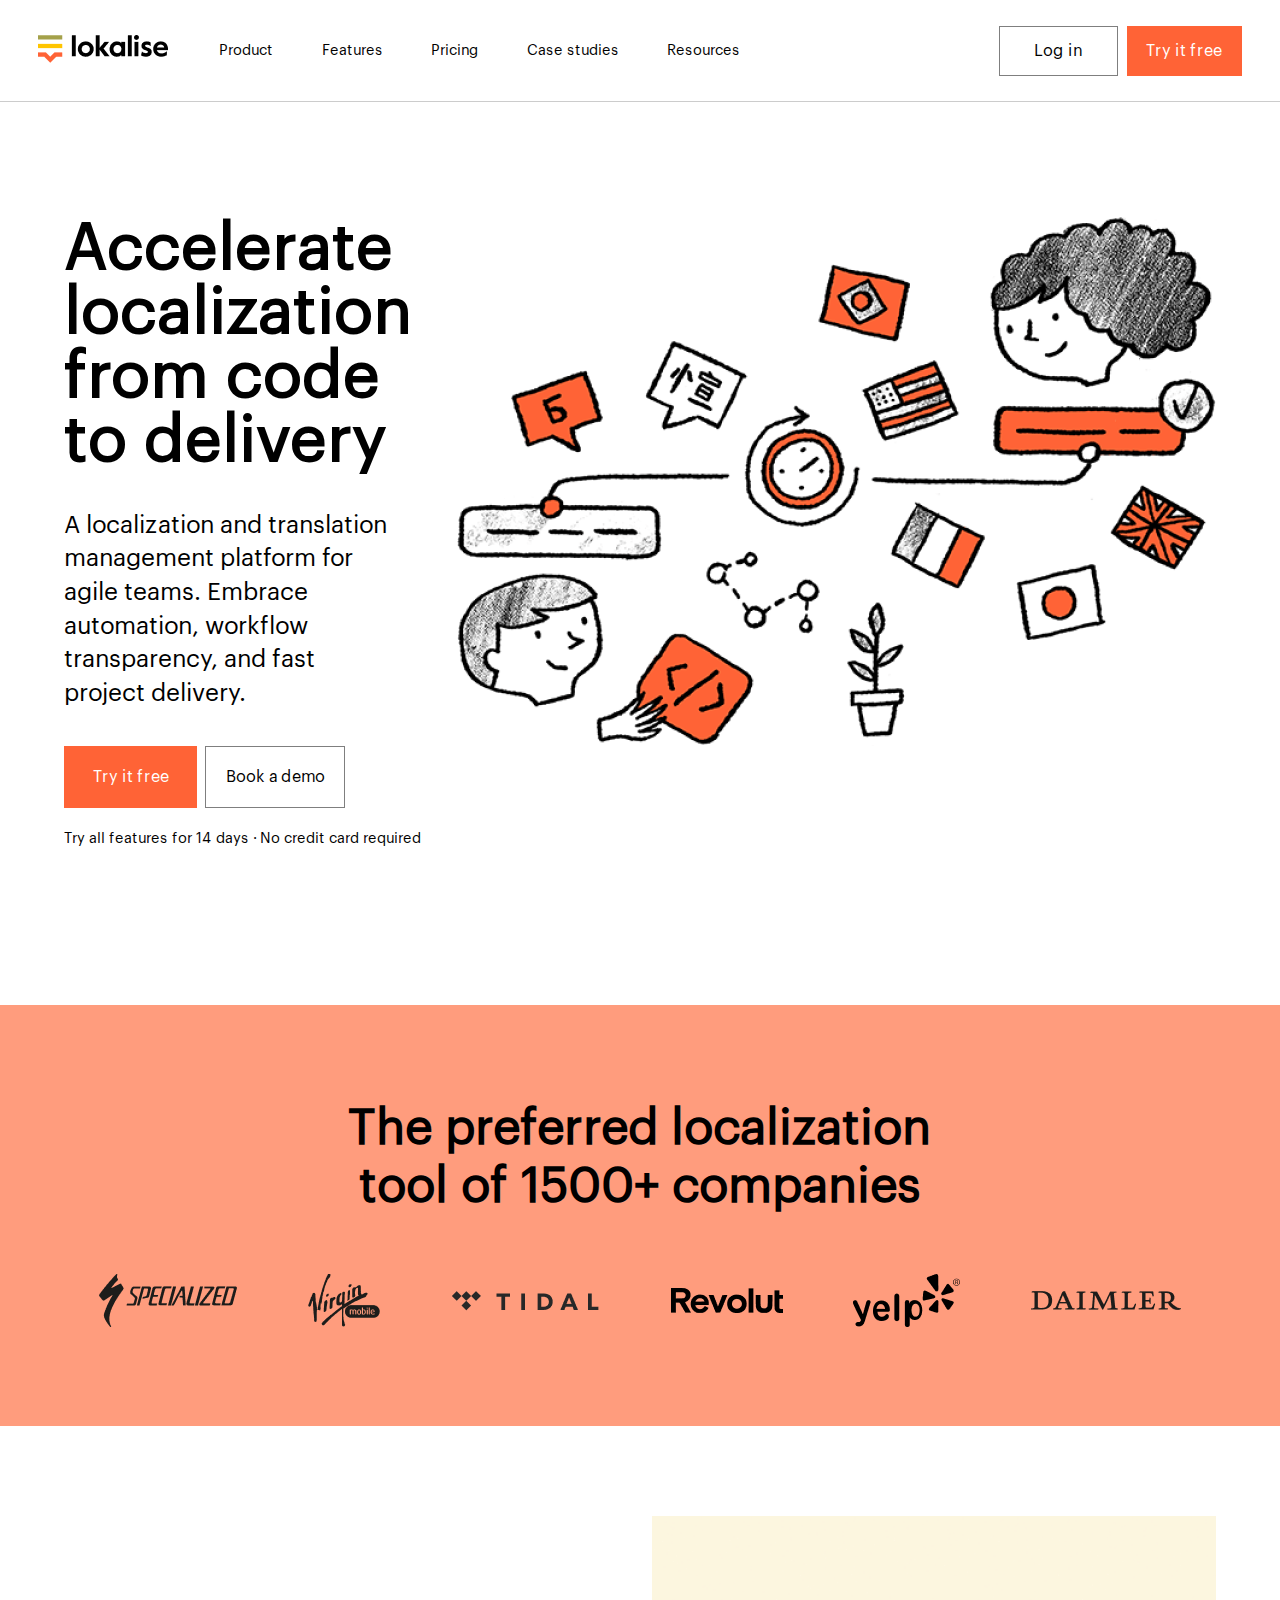
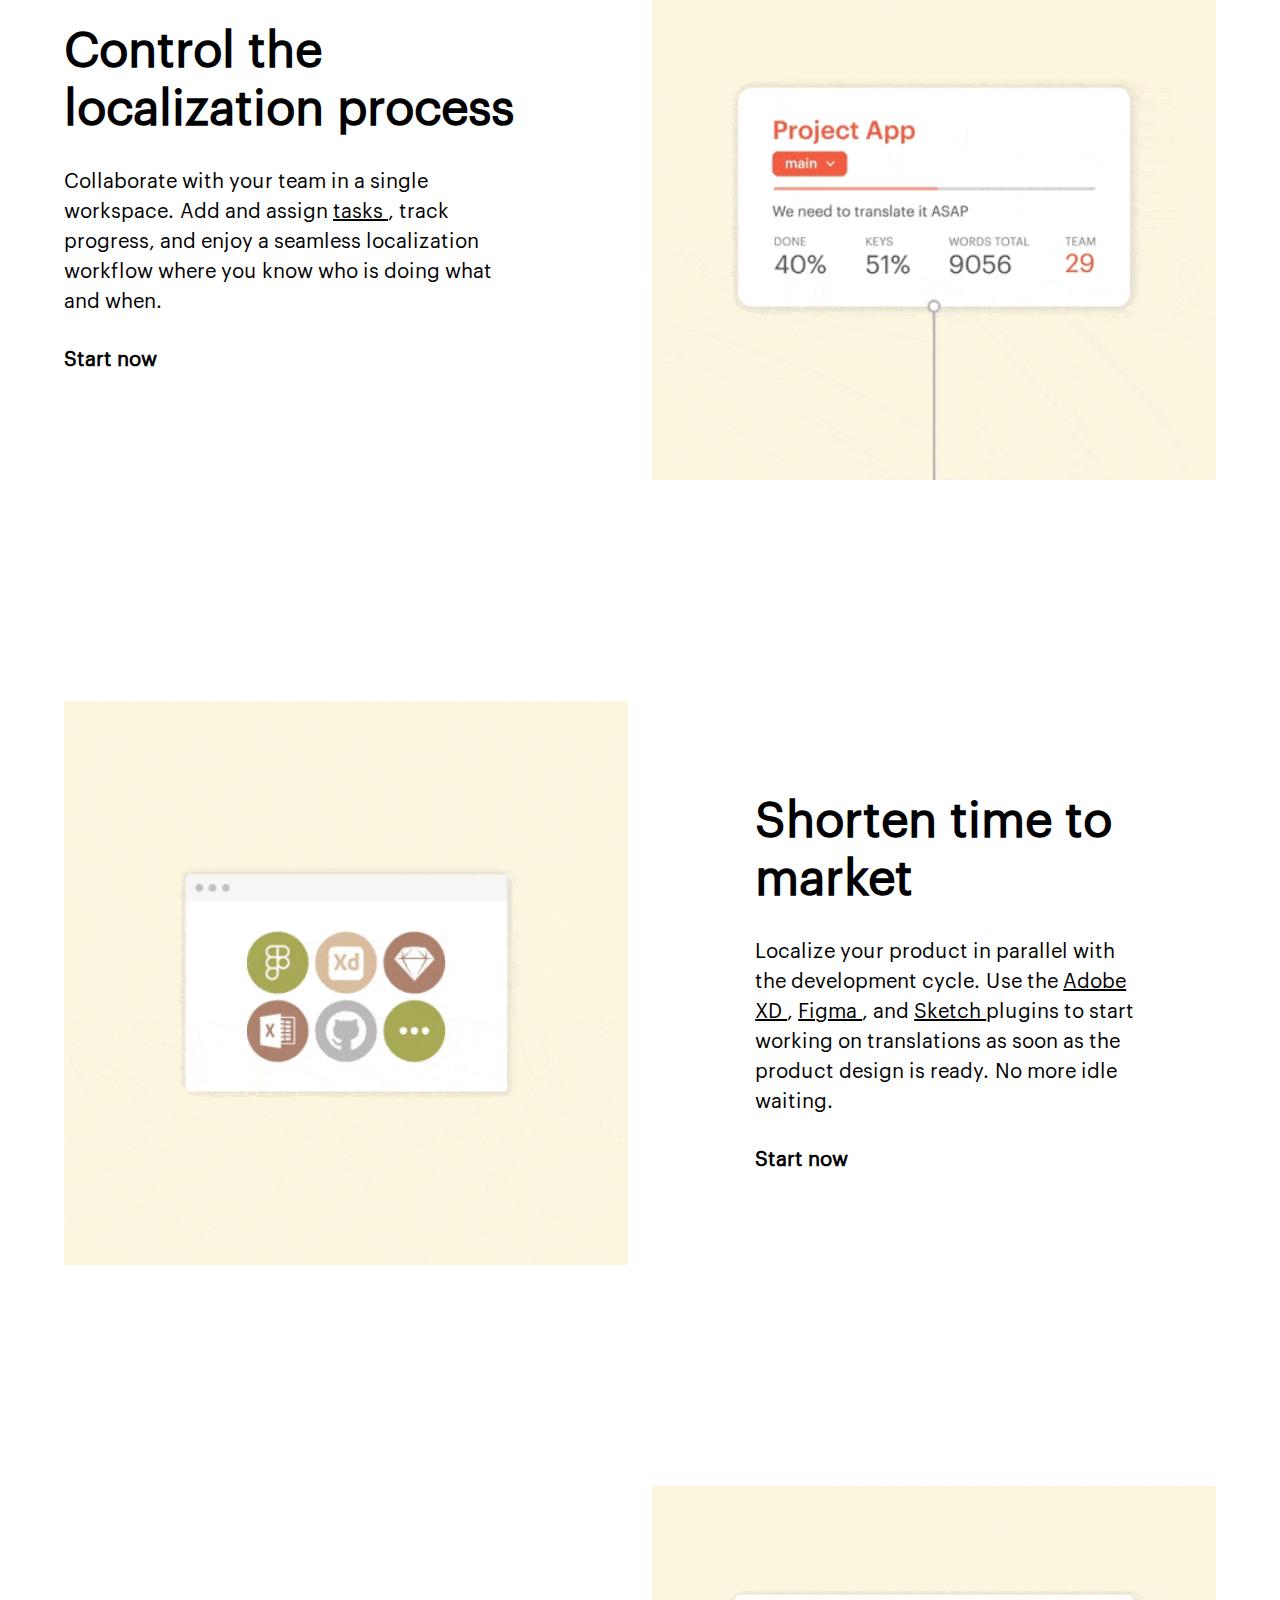
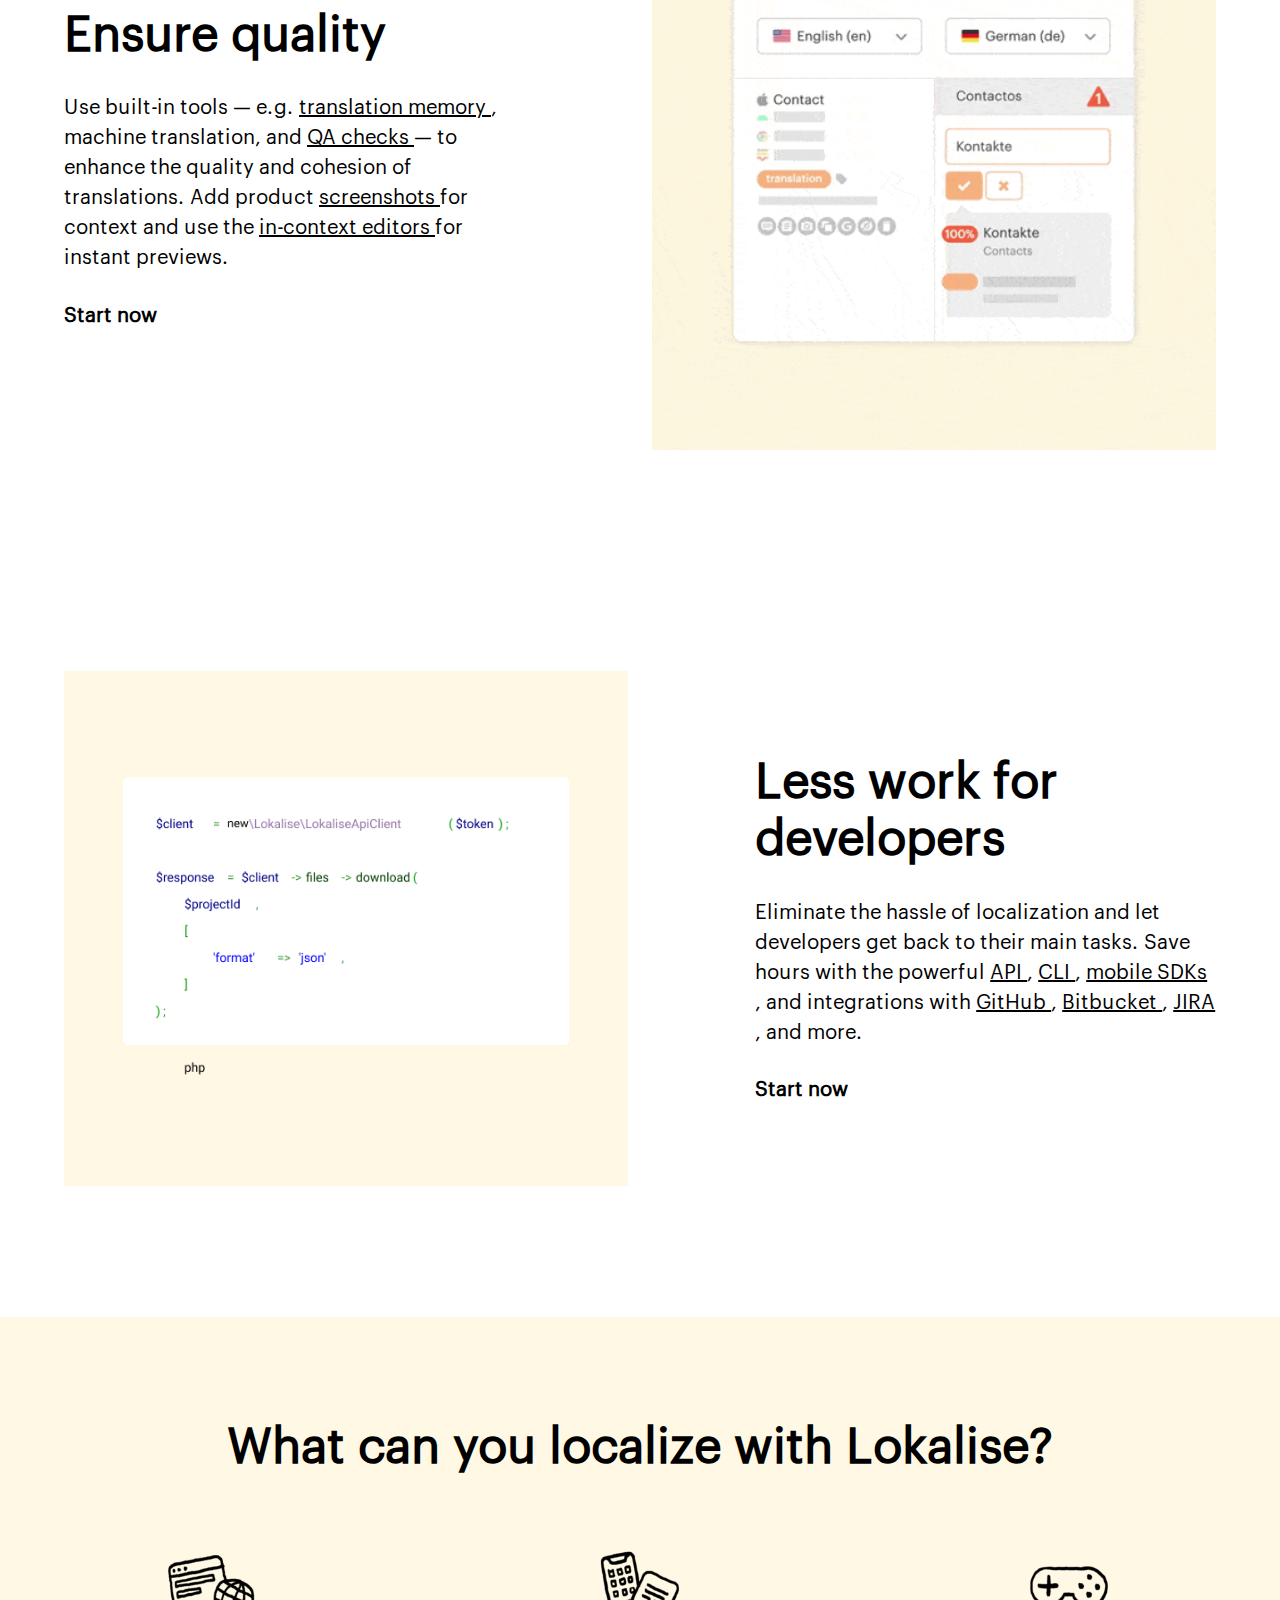
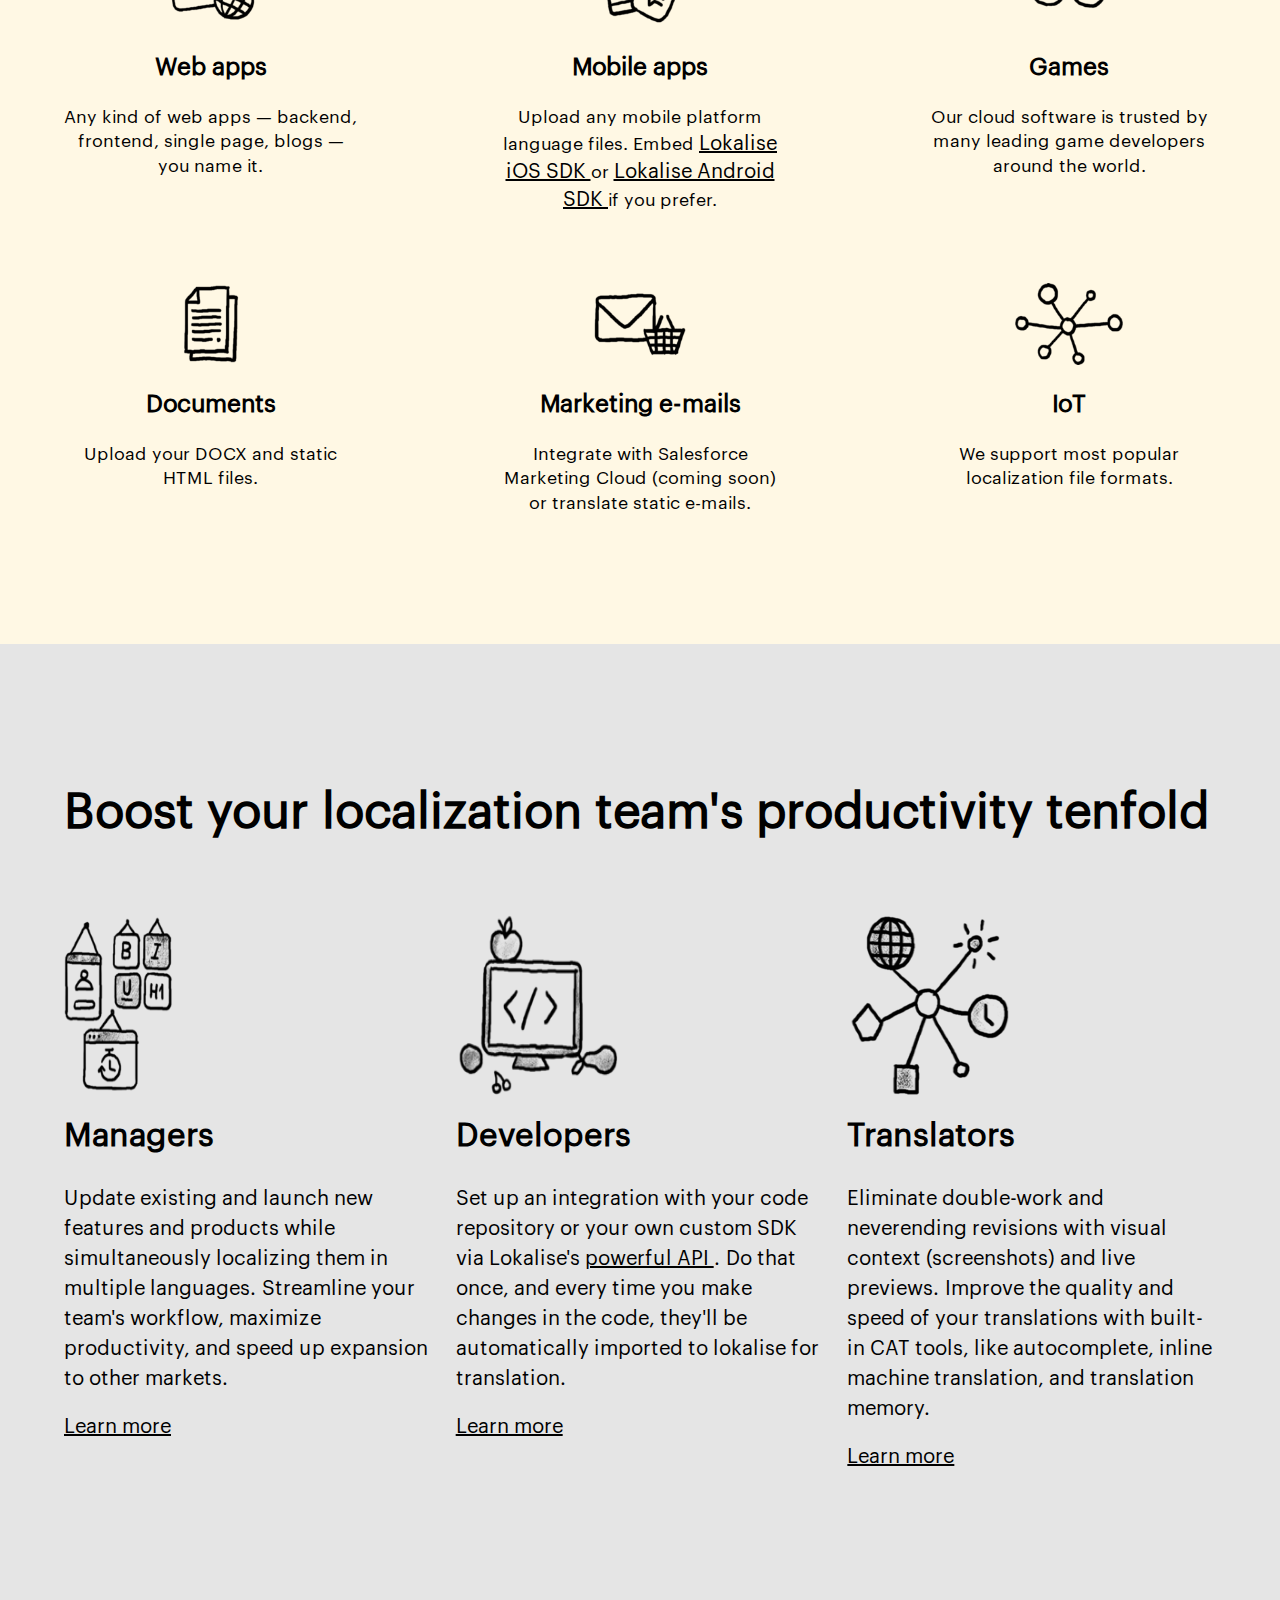
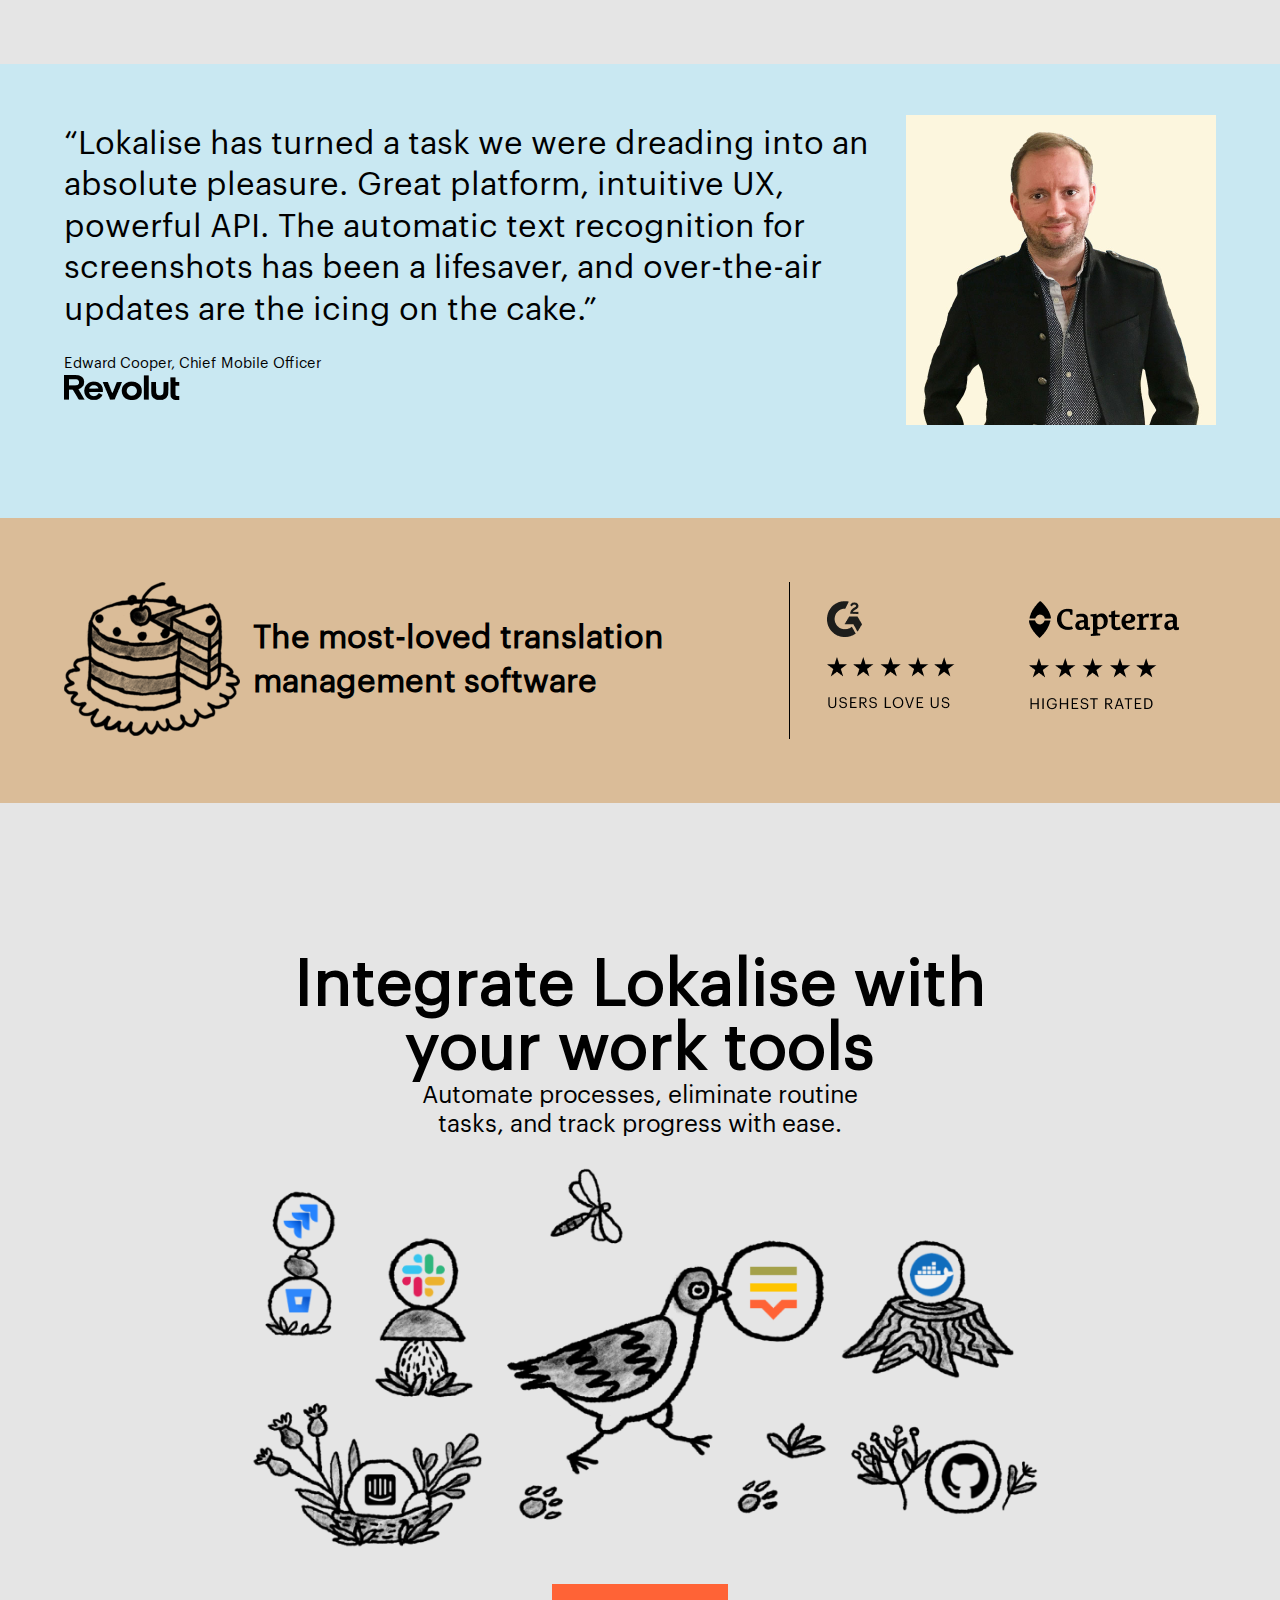
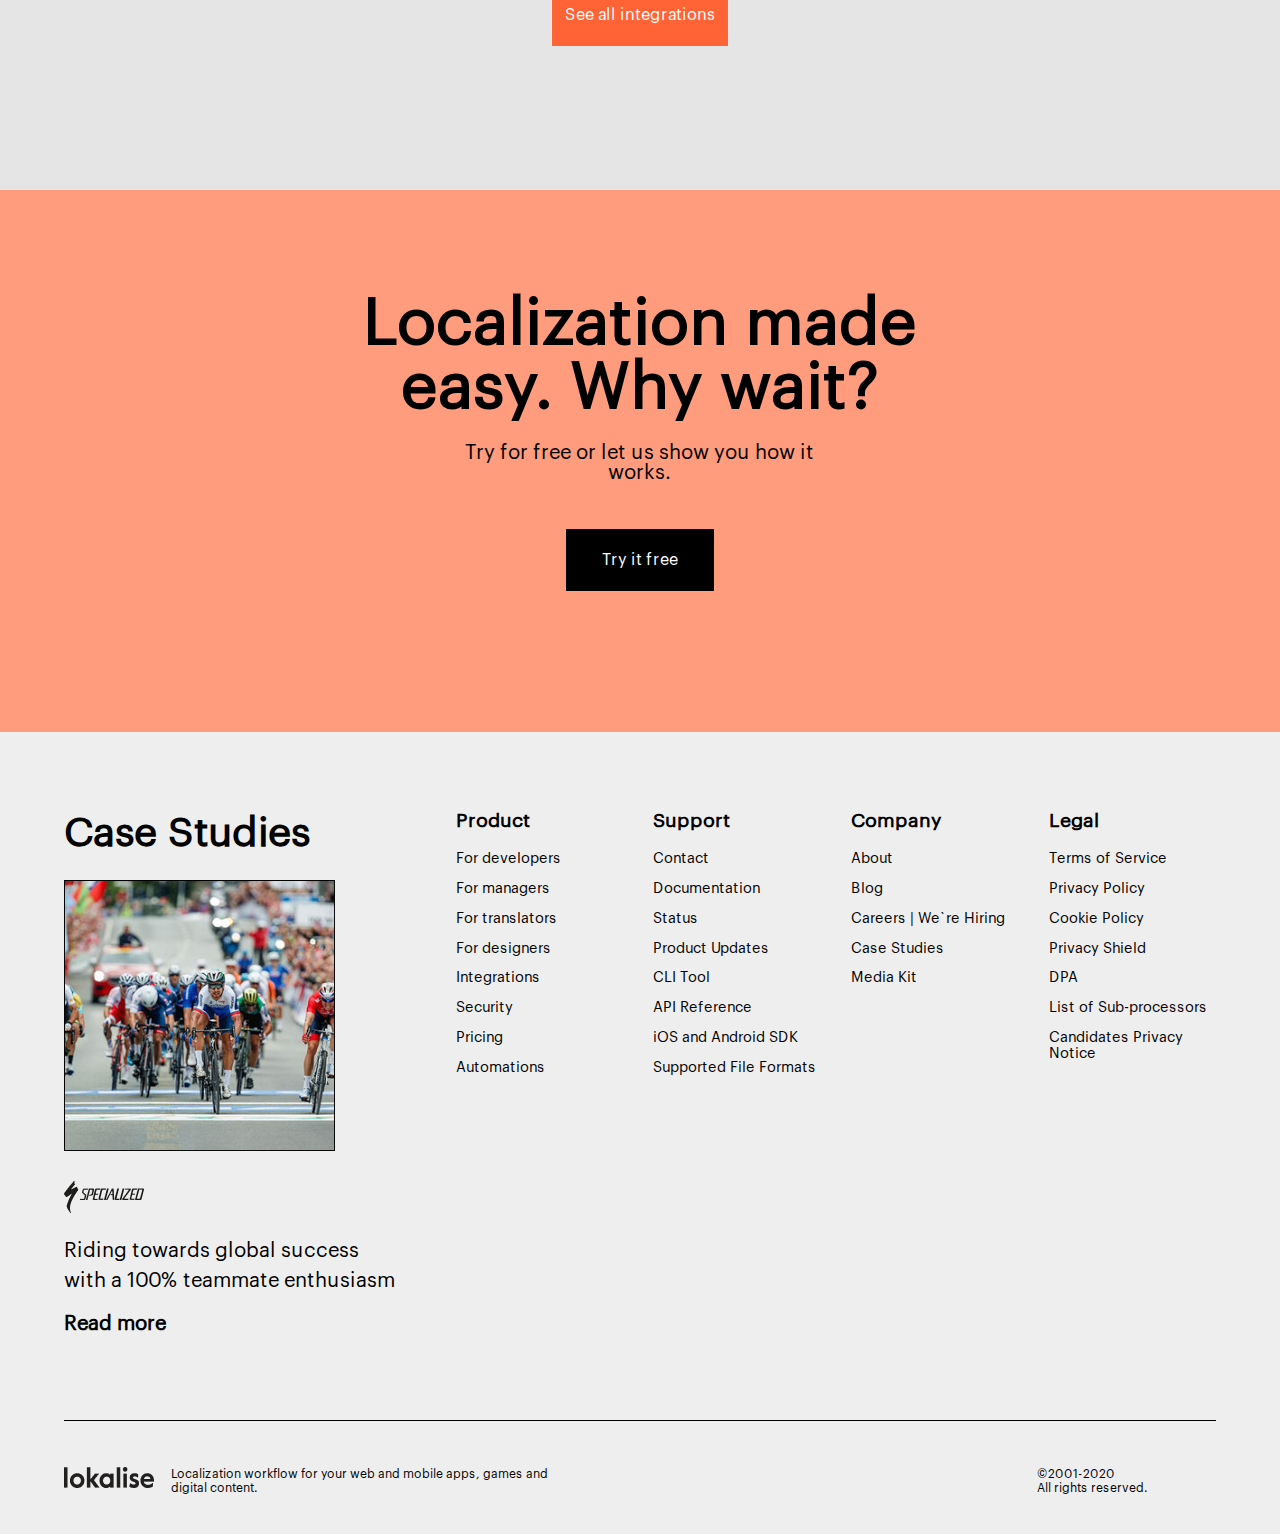
<file: layout/index.html>
<!DOCTYPE html>
<html lang="en">

<head>
    <meta charset="UTF-8">
    <meta http-equiv="X-UA-Compatible" content="IE=edge">
    <meta name="viewport" content="width=device-width, initial-scale=1.0">
    <title>Localise</title>
    <link rel="stylesheet" href="styles/reset.css">
    <link rel="stylesheet" href="styles/style.css">
</head>

<body>
    <header class="header">
        <logo>
            <div>
                <a href="#">
                    <img src="images/Group-logo.png" alt="logo__img">
                </a>
            </div>
        </logo>
        <div class="wrapper">
            <div class="menu-wrap">
                <ul class="menu">
                    <li class="menu__item">
                        <a href="#" class="menu__link">
                            Product
                        </a>
                    </li>
                    <li class="menu__item">
                        <a href="#" class="menu__link">
                            Features
                        </a>
                    </li>
                    <li class="menu__item">
                        <a href="#" class="menu__link">
                            Pricing
                        </a>
                    </li>
                    <li class="menu__item">
                        <a href="#" class="menu__link">
                            Case studies
                        </a>
                    </li>
                    <li class="menu__item">
                        <a href="#" class="menu__link">
                            Resources
                        </a>
                    </li>
                </ul>
            </div>
            <div class="button button-wrap">
                <a href="#" class="button__link transperent">
                    Log in
                </a>
                <a href="#" class="button__link button-button">
                    Try it free
                </a>
            </div>
        </div>
    </header>
    <div class="box">
        <div class="container">
            <div class="box__item">
                <div class="box__article">
                    <h2 class="box__title">
                        Accelerate localization from code to delivery
                    </h2>
                    <p class="box__text">
                        A localization and translation management platform for agile teams. Embrace automation, workflow
                        transparency, and fast project delivery.
                    </p>
                    <div class="box__button-wrap">
                        <a href="#" class="box__button button-button">
                            Try it free
                        </a>
                        <a href="#" class="box__button transperent">
                            Book a demo
                        </a>
                    </div>
                    <div class="box__manual">
                        Try all features for 14 days · No credit card required
                    </div>
                </div>
                <div>
                    <img src="images/header-image.png" alt="header-image" class="header__image">
                </div>
            </div>
        </div>
    </div>
    <div class="company">
        <div class="container">
            <div>
                <h2 class="company__title">
                    The preferred localization tool of 1500+ companies
                </h2>
                <div class="company__image">
                    <div>
                        <img src="images/specialized.png" alt="specialized">
                    </div>
                    <div>
                        <img src="images/virgin.png" alt="virgin">
                    </div>
                    <div>
                        <img src="images/tidal.png" alt="tidal">
                    </div>
                    <div>
                        <img src="images/revolut.png" alt="revolut">
                    </div>
                    <div>
                        <img src="images/yelp.png" alt="yelp">
                    </div>
                    <div>
                        <img src="images/daimler.png" alt="daimler">
                    </div>
                </div>
            </div>
        </div>
    </div>
    <div class="holder">
        <div class="container">
            <article class="holder__article">
                <div class="holder__description">
                    <h3 class="holder__title">
                        Control the localization process
                    </h3>
                    <p class="holder__text">
                        Collaborate with your team in a single workspace. Add and assign
                        <a href="#" class="holder__hypertext">
                            tasks
                        </a>
                        , track progress, and enjoy a seamless localization
                        workflow where you know who is doing what and when.
                    </p>
                    <a href="#" class="holder__link">
                        Start now
                    </a>
                </div>
                <div class="holder__image">
                    <img src="images/project_app.png" alt="projectApp" class="holder__img">
                </div>
            </article>
        </div>
        <div class="container">
            <article class="holder__article">
                <div class="holder__description">
                    <h3 class="holder__title">
                        Shorten time to market
                    </h3>
                    <p class="holder__text">
                        Localize your product in parallel with the development cycle. Use the
                        <a href="#" class="holder__hypertext">
                            Adobe XD
                        </a>
                        ,
                        <a href="#" class="holder__hypertext">
                            Figma
                        </a>
                        , and
                        <a href="#" class="holder__hypertext">
                            Sketch
                        </a>
                        plugins to start working on translations as soon as the product design is ready. No more idle
                        waiting.
                    </p>
                    <a href="#" class="holder__link">
                        Start now
                    </a>
                </div>
                <div class="holder__image">
                    <img src="images/icons.png" alt="icons" class="holder__img">
                </div>
            </article>
        </div>
        <div class="container">
            <article class="holder__article">
                <div class="holder__description">
                    <h3 class="holder__title">
                        Ensure quality
                    </h3>
                    <p class="holder__text">
                        Use built-in tools — e.g.
                        <a href="#" class="holder__hypertext">
                            translation memory
                        </a>
                        , machine translation, and
                        <a href="#" class="holder__hypertext">
                            QA checks
                        </a>
                        — to enhance the quality and cohesion of translations. Add product
                        <a href="#" class="holder__hypertext">
                            screenshots
                        </a>
                        for context and use the
                        <a href="#" class="holder__hypertext">
                            in-context editors
                        </a>
                        for instant previews.
                    </p>
                    <a href="#" class="holder__link">
                        Start now
                    </a>
                </div>
                <div class="holder__image">
                    <img src="images/form.png" alt="form" class="holder__img">
                </div>
            </article>
        </div>
        <div class="container">
            <article class="holder__article">
                <div class="holder__description">
                    <h3 class="holder__title">
                        Less work for developers
                    </h3>
                    <p class="holder__text">
                        Eliminate the hassle of localization and let developers get back to their main tasks. Save hours
                        with the powerful
                        <a href="#" class="holder__hypertext">
                            API
                        </a>
                        ,
                        <a href="#" class="holder__hypertext">
                            CLI
                        </a>
                        ,
                        <a href="#" class="holder__hypertext">
                            mobile SDKs
                        </a>
                        , and integrations with
                        <a href="#" class="holder__hypertext">
                            GitHub
                        </a>
                        ,
                        <a href="#" class="holder__hypertext">
                            Bitbucket
                        </a>
                        ,
                        <a href="#" class="holder__hypertext">
                            JIRA
                        </a>
                        , and more.
                    </p>
                    <a href="#" class="holder__link">
                        Start now
                    </a>
                </div>
                <div class="holder__image">
                    <img src="images/lessworkImg.png" alt="lessworkImg" class="holder__img">
                </div>

            </article>
        </div>
    </div>
    <div class="options">
        <div class="container">
            <h2 class="options__title">
                What can you localize with Lokalise?
            </h2>
            <div class="options__items">
                <div class="option__item">
                    <div class="option__image">
                        <img src="images/web-apps.png" alt="webAppsimg" class="option__img">
                    </div>
                    <div class="option__description">
                        <h4 class="options__titles">
                            Web apps
                        </h4>
                        <p class="option__text">
                            Any kind of web apps — backend, frontend, single page, blogs — you name it.
                        </p>
                    </div>
                </div>
                <div class="option__item">
                    <div class="option__image">
                        <img src="images/mobileapps.png" alt="mobileAppsimg" class="option__img">
                    </div>
                    <div class="option__description">
                        <h4 class="options__titles">
                            Mobile apps
                        </h4>
                        <p class="option__text">
                            Upload any mobile platform language files. Embed
                            <a href="#" class="options__hypertext">
                                Lokalise iOS SDK
                            </a>
                            or
                            <a href="#" class="options__hypertext">
                                Lokalise Android SDK
                            </a>
                            if you prefer.
                        </p>
                    </div>
                </div>
                <div class="option__item">
                    <div class="option__image">
                        <img src="images/games.png" alt="gamesImg" class="option__img">
                    </div>
                    <div class="option__description">
                        <h4 class="options__titles">
                            Games
                        </h4>
                        <p class="option__text">
                            Our cloud software is trusted by many leading game developers around the world.
                        </p>
                    </div>
                </div>
                <div class="option__item">
                    <div class="option__image">
                        <img src="images/documents.png" alt="documents" class="option__img">
                    </div>
                    <div class="option__description">
                        <h4 class="options__titles">
                            Documents
                        </h4>
                        <p class="option__text">
                            Upload your DOCX and static HTML files.
                        </p>
                    </div>
                </div>
                <div class="option__item">
                    <div class="option__image">
                        <img src="images/marketing-email.png" alt="marketing-email" class="option__img">
                    </div>
                    <div class="option__description">
                        <h4 class="options__titles">
                            Marketing e-mails
                        </h4>
                        <p class="option__text">
                            Integrate with Salesforce Marketing Cloud (coming soon) or translate static e-mails.
                        </p>
                    </div>
                </div>
                <div class="option__item">
                    <div class="option__image">
                        <img src="images/iot.png" alt="Iot" class="option__img">
                    </div>
                    <div class="option__description">
                        <h4 class="options__titles">
                            IoT
                        </h4>
                        <p class="option__text">
                            We support most popular localization file formats.
                        </p>
                    </div>
                </div>
            </div>
        </div>
    </div>
    <div class="section">
        <div class="container">
            <h2 class="section__title">
                Boost your localization team's productivity tenfold
            </h2>
            <div class="section__items">
                <div class="section__item">
                    <div class="section__image">
                        <img src="images/manegers.png" alt="managers" class="section__img">
                    </div>
                    <div>
                        <h4 class="section__titles">
                            Managers
                        </h4>
                        <p class="section__text">
                            Update existing and launch new features and products while simultaneously localizing them in
                            multiple languages. Streamline your team's workflow, maximize productivity, and speed up
                            expansion to other markets.
                        </p>
                        <a href="#" class="section__link">
                            Learn more
                        </a>
                    </div>
                </div>
                <div class="section__item">
                    <div class="section__image">
                        <img src="images/developers.png" alt="developers" class="section__img">
                    </div>
                    <div>
                        <h4 class="section__titles">
                            Developers
                        </h4>
                        <p class="section__text">
                            Set up an integration with your code repository or your own custom SDK via Lokalise's
                            <a href="#" class="section__hypertext">
                                powerful API
                            </a>
                            . Do that once, and every time you make changes in the code, they'll be automatically
                            imported to lokalise for translation.
                        </p>
                        <a href="#" class="section__link">
                            Learn more
                        </a>
                    </div>
                </div>
                <div class="section__item">
                    <div class="section__image">
                        <img src="images/translatos.png" alt="translators" class="section__img">
                    </div>
                    <div class="section__description">
                        <h4 class="section__titles">
                            Translators
                        </h4>
                        <p class="section__text">
                            Eliminate double-work and neverending revisions with visual context (screenshots) and live
                            previews. Improve the quality and speed of your translations with built-in CAT tools, like
                            autocomplete, inline machine translation, and translation memory.
                        </p>
                        <a href="#" class="section__link">
                            Learn more
                        </a>
                    </div>
                </div>
            </div>
        </div>
    </div>
    <div class="desc">
        <div class="container">
            <div class="wrap">
                <div class="desc__wrap">
                    <p class="desc__text">
                        “Lokalise has turned a task we were dreading into an absolute pleasure. Great platform,
                        intuitive UX, powerful API. The automatic text recognition for screenshots has been a lifesaver,
                        and over-the-air updates are the icing on the cake.”
                    </p>
                    <p class="desc__author">
                        Edward Cooper, Chief Mobile Officer
                    </p>
                    <div>
                        <img src="images/logoRevolut.png" alt="logoRevolut">
                    </div>
                </div>
                <div>
                    <img src="images/photo.png" alt="photo" class="desc__photo">
                </div>
            </div>
        </div>
    </div>
    <div class="row">
        <div class="container">
            <div class="row__items">
                <div class="row__logo">
                    <div>
                        <img src="images/cake.png" alt="cakePicture" class="rewards__picture">
                    </div>
                    <h3 class="row__title">
                        The most-loved translation management software
                    </h3>
                </div>
                <div class="row__item">
                    <div>
                        <img src="images/usersloveus.png" alt="usersloveus" class="row__img">
                    </div>
                    <div>
                        <img src="images/capterra.png" alt="capterra" class="row__img">
                    </div>
                </div>
            </div>
        </div>
    </div>
    <div class="aside">
        <div class="container">
            <div class="aside__wrap">
                <h2 class="aside__title">
                    Integrate Lokalise with your work tools
                </h2>
                <p class="aside__text">
                    Automate processes, eliminate routine tasks, and track progress with ease.
                </p>
                <div class="aside__image">
                    <img src="images/bird.png" alt="bird" class="aside__img">
                </div>
                <div class="aside__button-wrap">
                    <a href="#" class="aside__button button-button">
                        See all integrations
                    </a>
                </div>
            </div>
        </div>
    </div>
    <div class="more">
        <div class="container">
            <div class="more__wrap">
                <h2 class="more__title">
                    Localization made easy. Why wait?
                </h2>
                <p class="more__text">
                    Try for free or let us show you how it works.
                </p>
                <div class="more__button-wrap">
                    <a href="#" class="more__button button-button">
                        Try it free
                    </a>
                </div>
            </div>
        </div>
    </div>
    <footer class="footer">
        <div class="container">
            <div class="footer__wrap">
                <div class="footer__item">
                    <h3 class="footer__title">
                        Case Studies
                    </h3>
                    <div class="footer__image">
                        <img src="images/photo-biсycle.png" alt="photo-biсycle" class="footer__img">
                    </div>
                    <div class="footer__logo">
                        <img src="images/logoSpecialized.png" alt="logoSpecialized" class="footer__logo">
                    </div>
                    <p class="footer__text">
                        Riding towards global success with a 100% teammate enthusiasm
                    </p>
                    <a href="#" class="footer__link">
                        Read more
                    </a>
                </div>
                <div class="nav">
                    <div class="nav__wrap">
                        <p class="nav__title">
                            Product
                        </p>
                        <ul class="nav__menu">
                            <li class="nav__item">
                                <a href="#" class="nav__link">
                                    For developers
                                </a>
                            </li>
                            <li class="nav__item">
                                <a href="#" class="nav__link">
                                    For managers
                                </a>
                            </li>
                            <li class="nav__item">
                                <a href="#" class="nav__link">
                                    For translators
                                </a>
                            </li>
                            <li class="nav__item">
                                <a href="#" class="nav__link">
                                    For designers
                                </a>
                            </li>
                            <li class="nav__item">
                                <a href="#" class="nav__link">
                                    Integrations
                                </a>
                            </li>
                            <li class="nav__item">
                                <a href="#" class="nav__link">
                                    Security
                                </a>
                            </li>
                            <li class="nav__item">
                                <a href="#" class="nav__link">
                                    Pricing
                                </a>
                            </li>
                            <li class="nav__item">
                                <a href="#" class="nav__link">
                                    Automations
                                </a>
                            </li>
                        </ul>
                    </div>
                    <div class="nav__wrap">
                        <p class="nav__title">
                            Support
                        </p>
                        <ul class="nav__menu">
                            <li class="nav__item">
                                <a href="#" class="nav__link">
                                    Contact
                                </a>
                            </li>
                            <li class="nav__item">
                                <a href="#" class="nav__link">
                                    Documentation
                                </a>
                            </li>
                            <li class="nav__item">
                                <a href="#" class="nav__link">
                                    Status
                                </a>
                            </li>
                            <li class="nav__item">
                                <a href="#" class="nav__link">
                                    Product Updates
                                </a>
                            </li>
                            <li class="nav__item">
                                <a href="#" class="nav__link">
                                    CLI Tool
                                </a>
                            </li>
                            <li class="nav__item">
                                <a href="#" class="nav__link">
                                    API Reference
                                </a>
                            </li>
                            <li class="nav__item">
                                <a href="#" class="nav__link">
                                    iOS and Android SDK
                                </a>
                            </li>
                            <li class="nav__item">
                                <a href="#" class="nav__link">
                                    Supported File Formats
                                </a>
                            </li>
                        </ul>
                    </div>
                    <div class="nav__wrap">
                        <p class="nav__title">
                            Company
                        </p>
                        <ul class="nav__menu">
                            <li class="nav__item">
                                <a href="#" class="nav__link">
                                    About
                                </a>
                            </li>
                            <li class="nav__item">
                                <a href="#" class="nav__link">
                                    Blog
                                </a>
                            </li>
                            <li class="nav__item">
                                <a href="#" class="nav__link">
                                    Careers | We`re Hiring
                                </a>
                            </li>
                            <li class="nav__item">
                                <a href="#" class="nav__link">
                                    Case Studies
                                </a>
                            </li>
                            <li class="nav__item">
                                <a href="#" class="nav__link">
                                    Media Kit
                                </a>
                            </li>
                        </ul>
                    </div>
                    <div class="nav__wrap">
                        <p class="nav__title">
                            Legal
                        </p>
                        <ul class="nav__menu">
                            <li class="nav__item">
                                <a href="#" class="nav__link">
                                    Terms of Service
                                </a>
                            </li>
                            <li class="nav__item">
                                <a href="#" class="nav__link">
                                    Privacy Policy
                                </a>
                            </li>
                            <li class="nav__item">
                                <a href="#" class="nav__link">
                                    Cookie Policy
                                </a>
                            </li>
                            <li class="nav__item">
                                <a href="#" class="nav__link">
                                    Privacy Shield
                                </a>
                            </li>
                            <li class="nav__item">
                                <a href="#" class="nav__link">
                                    DPA
                                </a>
                            </li>
                            <li class="nav__item">
                                <a href="#" class="nav__link">
                                    List of Sub-processors
                                </a>
                            </li>
                            <li class="nav__item">
                                <a href="#" class="nav__link">
                                    Candidates Privacy Notice
                                </a>
                            </li>
                        </ul>
                    </div>
                </div>
            </div>
            <div class="footer-aside">
                <div>
                    <div class="footer-aside__logo">
                        <div class="footer-aside__image">
                            <img src="images/localise.png" alt="localise" class="footer-aside__img">
                        </div>
                        <p class="footer-aside__text">
                            Localization workflow for your web and mobile apps, games and digital content.
                        </p>
                    </div>
                </div>
                <div class="footer-aside__wrap">
                    <p class="footer-aside__copyright">
                        &copy2001-2020
                    </p>
                    <p class="footer-aside__copyright">
                        All rights reserved.
                    </p>
                </div>
            </div>
        </div>
    </footer>
</body>

</html>
</file>
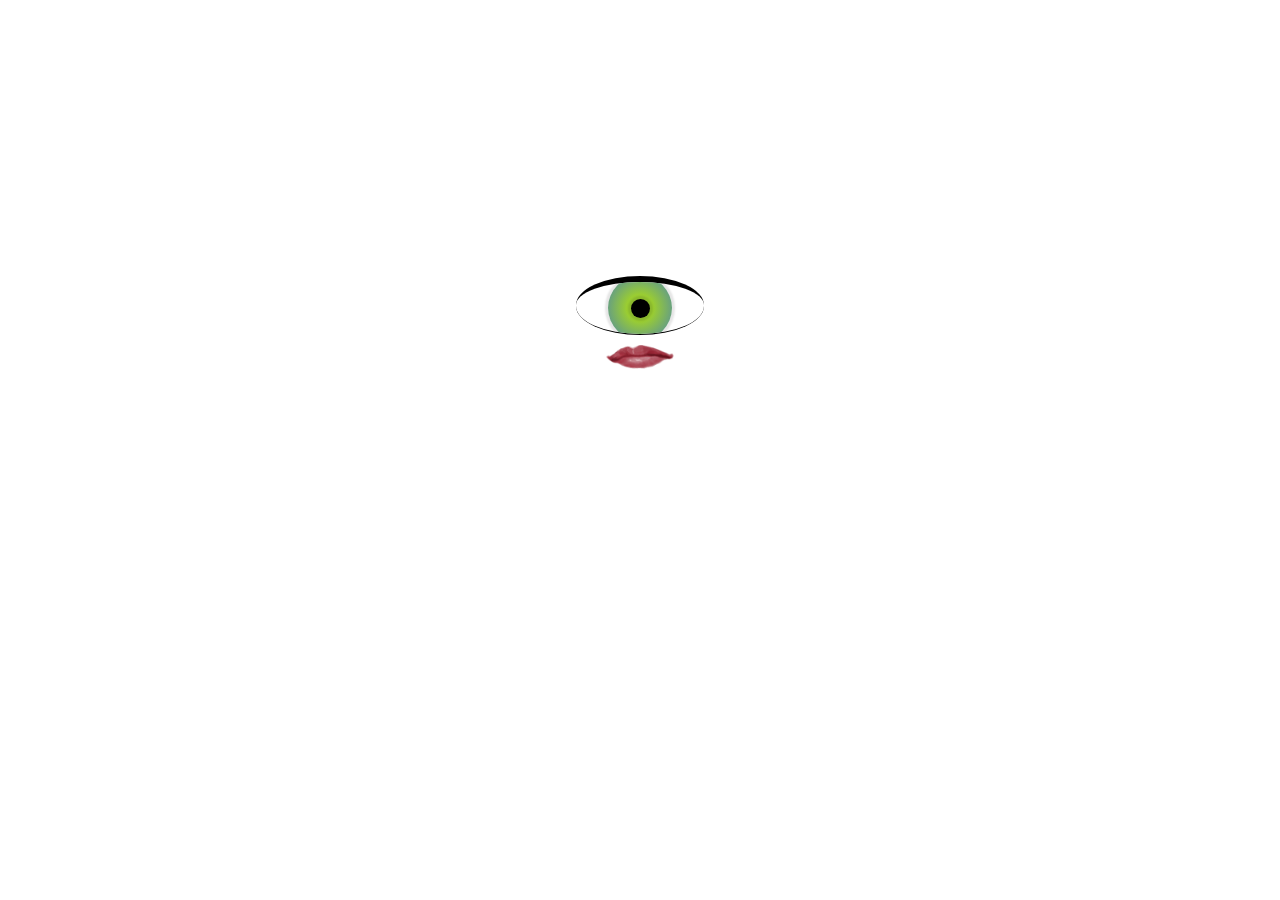
<file: Sun/index.html>
<!DOCTYPE html>
<html lang="en">

<head>
    <meta charset="UTF-8">
    <meta http-equiv="X-UA-Compatible" content="IE=edge">
    <meta name="viewport" content="width=device-width, initial-scale=1.0">
    <title>Sun</title>
    <link rel="stylesheet" href="styles/reset.css">
    <link rel="stylesheet" href="styles/style.css">
</head>

<body>
    <div class="container">
        <div class="eye-wrapper">
            <div class="eye">
                <div class="eyeball-wrapper">
                    <div class="eyeball"></div>
                </div>
            </div>
            <div class="mouse">
                <div>
                    <img class="lips" src="image/mouse.png" alt="mouse">
                </div>
            </div>
        </div>
    </div>
</body>

</html>
</file>
<file: layout/styles/style.css>
@font-face {
    font-family: "GraphikLCG";
    src: url(../font/GraphikLCG-Regular.ttf);
}

body {
    font-family: "GraphikLCG";
}

.container {
    width: 90%;
    margin: 0 auto;
}

[class$="hypertext"] {
    color: #000000;
}

[class$="hypertext"]:hover {
    color: #0000FF;
}

[class$="hypertext"]:active {
    color: #FF0000;
}

[class$="link"] {
    text-decoration: none;
    font-weight: 400;
    font-size: 1.25rem;
    color: #000000;
}

[class$="link"]:hover {
    color: blue;
    text-decoration: underline;
}

[class$="link"]:active {
    color: red;
    text-decoration: underline;
}

.button-button {
    display: inline-block;
    text-decoration: none;
    background: #FF6336;
    border: 1px solid #FF6336;
    color: #ffffff;
    line-height: 3.75;
    font-weight: 600px;
    font-size: 1rem;
    transition: all .5s;
}

.button-button:hover {
    color: #FF6336;
    background: #ffffff;
    transition: all .5s;
}

.transperent {
    display: inline-block;
    text-decoration: none;
    line-height: 3.75;
    font-weight: 600px;
    font-size: 1rem;
    color: black;
    border: 1px solid rgba(0, 0, 0, .5);
    transition: all .5s;
}

.transperent:hover {
    background: black;
    color: white;
    transition: all .5s;
}

[class$="button-wrap"] {
    font-size: 0;
}

[class$="titles"],
[class$="title"] {
    font-weight: 600;
}

[class$="text"] {
    font-weight: 400;
    font-size: 20px;
}

.header,
.wrapper,
.menu {
    display: flex;
    align-items: center;
    justify-content: space-between;
}

.header {
    padding: 2% 3%;
    border-bottom: 1px solid #cccccc;
}

.logo__img {
    width: 100%;
}

.wrapper {
    width: 85%;
}

.menu-wrap {
    width: 51%;
}

.menu__link {
    font-size: 0.9rem;
    line-height: 1.34;
}

.button {
    display: flex;
    justify-content: flex-end;
    width: 30%;
}

.button__link.transperent {
    padding: 0 11%;
    line-height: 3;
    margin-right: 3%;
}

.button__link  {
    padding: 0 6%;
    line-height: 3;
    margin-right: 0;
}

.box>.container {
    padding: 9% 0 12% 0;
}

.box__item {
    display: flex;
    justify-content: space-between;
}

.box__article {
    width: 40%;
}

.box__title {
    width: 99.5%;
    margin-bottom: 9%;
    font-size: 4rem;
    line-height: 1;
}

.box__text {
    width: 83%;
    margin-bottom: 9%;
    font-size: 1.5rem;
    line-height: 1.4;
}

.box__button-wrap {
    margin-bottom: 5%;
}

.box__button {
    margin-right: 2%;
    padding: 0 7%;
}

.box__button.transperent {
    padding: 0 5%;
    border: 1px solid rgba(0, 0, 0, .5);
}

.box__manual {
    font-weight: 400;
    font-size: 0.9rem;
    line-height: 1.7;
}

.header-image {
    width: 100%;
}

.company {
    background-color: #FF9C7D;
}

.company>.container {
    padding: 7.5% 0 7.5% 0;
}

.company__title {
    width: 56%;
    margin: 0 auto 5% auto;
    text-align: center;
    font-size: 3rem;
    line-height: 1.2;
}

.company__image {
    display: flex;
    justify-content: space-around;
    align-items: center;
}

.holder {
    padding: 7% 0 10% 0;
}

.holder>.container {
    padding-top: 17%;
}

.holder>.container:first-child {
    padding-top: 0%;
}

.holder__article {
    display: flex;
    justify-content: space-between;
}

.holder .container:nth-of-type(2n+2) .holder__article {
    flex-direction: row-reverse;
}

.holder__description {
    display: flex;
    flex-direction: column;
    justify-content: center;
    align-items: flex-start;
    width: 40%;
}

.holder__title {
    margin-bottom: 6%;
    font-size: 3rem;
    line-height: 1.2;
}

.holder__text {
    line-height: 1.5;
    margin-bottom: 6%;
}

.holder>.container:nth-of-type(1) .holder__text {
    padding-right: 3%;
}

.holder>.container:nth-of-type(2) .holder__text {
    padding-right: 15%;
}

.holder__image {
    width: 49%;
}

.holder__img {
    width: 100%;
}

.holder__link {
    font-weight: 600;
    line-height: 1.5;
}

.options {
    background-color: #fff8e4;
}

.options>.container {
    padding: 8% 0 10% 0;
}

.options__title {
    font-size: 3rem;
    line-height: 1.2;
    text-align: center;
}

.options__items {
    display: flex;
    flex-wrap: wrap;
    justify-content: space-between;
}

.option__item {
    display: flex;
    flex-direction: column;
    width: 25.5%;
    margin-top: 6%;
    text-align: center;
}

.option__image {
    width: 37%;
    margin: 0 auto 7%;
}

.option__img {
    width: 100%;
}

.options__titles {
    margin-bottom: 7%;
    font-size: 1.5rem;
    line-height: 1.4;
}

.option__text {
    font-size: 1.1rem;
    line-height: 1.4;
}

.section {
    background: #E5E5E5;
}

.section>.container {
    padding: 11% 0 15% 0;
}

.section__title {
    font-size: 3rem;
    line-height: 1.2;
}

.section__items {
    display: flex;
    justify-content: space-between;
    margin-top: 6%;
}

.section__item {
    display: flex;
    flex-direction: column;
    width: 34%;
}

.section__item:nth-child(2) {
    margin: 0% 2%;
}

.section__image {
    width: 44%;
    margin-bottom: 5%;
}

.section__img {
    width: 100%;
    height: 183px;
}

.section__img[alt="managers"] {
    width: 67%;
}

.section__titles {
    font-size: 2rem;
    line-height: 1.3;
    margin-bottom: 7%;
}

.section__text {
    line-height: 1.5;
    margin-bottom: 5%;
}

.section__link {
    line-height: 1.5;
    text-decoration: underline;
}

.desc {
    background: #C9E8F2;
}

.desc>.container {
    padding: 4% 0 7% 0;
}

.wrap {
    display: flex;
    justify-content: space-between;
}

.desc__wrap {
    width: 71%;
}

.desc__text {
    margin-top: 1%;
    font-size: 2rem;
    line-height: 1.3;
}

.desc__author {
    margin-top: 2.5%;
    font-weight: 400;
    font-size: 0.9rem;
    line-height: 1.6;
}

.desc__photo {
    width: 100%;
}

.row {
    background: #DABC98;
}

.row>.container {
    padding: 5% 0;
}

.row__items {
    display: flex;
}

.row__logo {
    display: flex;
    align-items: center;
    justify-content: space-between;
    width: 63%;
    border-right: 1px solid #000000;
}

.row__title {
    width: 59%;
    margin-right: 15%;
    font-size: 2rem;
    line-height: 1.4;
}


.row__item {
    display: flex;
    justify-content: space-around;
    align-items: center;
    width: 37%;
}

.row__img {
    width: 100%;
}

.aside {
    background: #E5E5E5;
}

.aside>.container {
    padding: 11.736111111% 0 11.25% 0;
}

.aside__wrap {
    text-align: center;
}

.aside__title {
    width: 61%;
    font-size: 4rem;
    line-height: 1;
}

.aside__text {
    width: 42%;
    margin: 0 auto 2%;
    font-size: 1.5rem;
    line-height: 1.2;
}

.aside__image {
    width: 79%;
    margin: 0 auto 2%;
}

.aside__img {
    width: 100%;
}

.aside__button {
    padding: 0 1%;
}

.aside__title,
.aside__button {
    margin: 0 auto;
}

.more {
    background: #FF9C7D;
}

.more>.container {
    padding: 8% 0 11%;
}

.more__wrap {
    text-align: center;
}

.more__title {
    width: 61%;
    margin: 0 auto 2%;
    font-size: 4rem;
    line-height: 1;
}

.more__text {
    width: 34%;
    margin: 0 auto 4%;
}

.more__button {
    padding: 0 3%;
    margin: 0 auto;
    background-color: #000000;
    border: 1px solid #000000;
    color: #FFFFFF;
}

.more__button:hover {
    background-color: #ffffff;
    color: #000000;
}

.footer {
    background: #eeeeee;
}

.footer>.container {
    padding: 6% 0 3% 0;
}

.footer__wrap {
    display: flex;
    justify-content: space-between;
    padding-bottom: 7%;
}

.footer__item {
    width: 29%;
}

.footer__title {
    margin-bottom: 7%;
    font-size: 2.5rem;
    line-height: 1.2;
}

.footer__image {
    width: 81%;
    margin-bottom: 8%;
}

.footer__img {
    width: 100%;
}

.footer__logo {
    margin-bottom: 3%;
}

.footer__text {
    margin-bottom: 4%;
    line-height: 1.5;
}

.footer__link {
    font-weight: 600;
    line-height: 1.5;
}

.nav {
    display: flex;
    justify-content: space-between;
    width: 66%;
}

.nav__wrap {
    width: 22%;
}

.nav__title {
    margin-bottom: 11%;
    font-size: 1.2rem;
    line-height: 1.2;
}

.nav__item {
    margin-bottom: 8%;
}

.nav__link {
    font-size: 0.9rem;
}

.footer-aside {
    display: flex;
    justify-content: space-between;
    padding-top: 4%;
    border-top: 1px solid #000000;
}

.footer-aside__logo {
    display: flex;
}

.footer-aside__image {
    margin-right: 3%;
}

.footer-aside__img {
    width: 100%;
}

.footer-aside__text {
    width: 73%;
}

.footer-aside__wrap {
    margin-right: 6%;
}

.footer-aside__text,
.footer-aside__copyright {
    font-weight: 400;
    font-size: 0.75rem;
    line-height: 1.2;
}
</file>
<file: Sun/styles/style.css>
* {
    transition: all .5s;
}

@keyframes sky {
    0% {
        background:#c4daee;
    }
    25% {
        background:#c4daee;
    }
    45%, 55% {
        background:#0c0224;
    }
    100% {
        background:#c4daee;
    }
}

@keyframes glow {
    0% {
        box-shadow:1px 1px 1px #fff;
        background:#fff;
    }
    45%, 55% {
        box-shadow:1px 1px 150px #e1e777;
        background:#e1e777;
    }
    100% {
        box-shadow:1px 1px 1px #fff;
        background:#fff;
    }
}

@keyframes eclipse {
    0% {
      right:-40%;
      background:#fff;
      transform:scale(2) translateY(-50%);
    }
    45%, 55% {
      right: calc(50% - 90px);
      transform:scale(1) translateY(-50%);
      background:#0c0224;
    }
    100% {
      right:120%;
      background:#fff;
      transform:scale(2) translateY(-50%);
    }
}

body {
    display: flex;
    justify-content:center;
    animation: sky 12s infinite linear; 
} 

.container:before, html:after {
    content:"";
    border-radius:50%;
}

.container {
    display:flex;
    justify-content:center;
    margin-top: 16.6%;
}

.container:before {
    z-index: 10;
    width:200px; 
    height:200px;
    animation: glow 12s infinite ease-in-out;
}
.mouse:hover {
    animation: spin 4s linear infinite;
}

@keyframes spin { 
    100% {
        -webkit-transform: rotate(360deg); 
        transform:rotate(360deg); 
    } 
}

.container { 
    transition: all .2s ease-in-out; 
}

.container:hover { 
    transform: scale(1.1); 
}

html:after {
    position:  absolute;
    z-index: 12;
    top:50%;
    width:180px; 
    height:180px;
    transform:translateY(-50%);
    animation: eclipse 12s infinite ease-in-out;
}

body {
    overflow: hidden;
    font-size: .8em;
    text-align: center;
}
  
.eye-wrapper {
    justify-content: center;
    position: absolute;
    z-index: 11;
    margin-top: 5%;
    height: 5em;
}

.eye {
    display: inline-block;
    position: relative;
    top: 0;
    width: 10em;
    height: 4em;
    overflow: hidden;
    background: white;
    border: 0 solid black;
    border-width: 6px 0 1px;
    border-radius: 50%;
    animation: close-eye 2s infinite ease-in;
}

.eye:before,
.eye:before,
.eyeball:before,
.eyeball:after {
    content: "";
    display: block;
    position: absolute;
}
  
.eyeball {
    position: relative;
    top: 0;
    left: 50%;
    margin: -.5em 0 0 -2.5em;
    width: 5em;
    height: 5em;
    background: radial-gradient(skyblue 30%, steelblue);
    box-shadow: 0 0 2px 3px rgba(0,0,0,.1);
    border-radius: 50%;
    animation: rise-eyeball 2s infinite ease-in;
}

.eye-wrapper:nth-child(7n+1) .eyeball{
    background: radial-gradient(yellowgreen 30%, steelblue);
}

.eye-wrapper:nth-child(7n+2) .eyeball {
    background: radial-gradient(gold 30%, violet);
}

.eye-wrapper:nth-child(7n+3) .eyeball {
    background: radial-gradient(crimson 30%, maroon);
}

.eye-wrapper:nth-child(7n+4) .eyeball {
    background: radial-gradient(darkturquoise 30%, navy);
}

.eye-wrapper:nth-child(7n+5) .eyeball {
    background: radial-gradient(saddlebrown 30%, tan);
}

.eye-wrapper:nth-child(7n+6) .eyeball {
    background: radial-gradient(darkviolet 30%, plum);
}

.eyeball:before {
    left: 50%;
    top: 50%;
    margin: -.7em 0 0 -.7em;
    width: 1.5em;
    height: 1.5em;
    background: black;
    box-shadow: 0 0 2px 3px rgba(0,0,0,.1);
    border-radius: 50%;
}

.eyeball:after {
    left: 55%;
    top: 30%;
    width: 1em;
    height: 1em;
    opacity: .8;
    border-radius: 50%;
}
  
.eye-wrapper:nth-child(7n+1) .eye,
.eye-wrapper:nth-child(7n+1) .eyeball {
    animation-delay: 1s;
}
  
.eye-wrapper:nth-child(7n+2) .eye,
.eye-wrapper:nth-child(7n+2) .eyeball {
    animation-delay: 2s;
}

.eye-wrapper:nth-child(7n+3) .eye,
.eye-wrapper:nth-child(7n+3) .eyeball {
    animation-delay: 3s;
}

.eye-wrapper:nth-child(7n+4) .eye,
.eye-wrapper:nth-child(7n+4) .eyeball {
    animation-delay: 1.5s;
}

.eye-wrapper:nth-child(7n+5) .eye,
.eye-wrapper:nth-child(7n+5) .eyeball {
    animation-delay: 2.5s;
}

.eye-wrapper:nth-child(7n+6) .eye,
.eye-wrapper:nth-child(7n+6) .eyeball {
    animation-delay: 3.5s;
}

@keyframes close-eye {
    30% {
        height: 0em;
        top: 2em;
        animation-timing-function: ease-out;
    }
    60% {
        height: 4em;
        top: 0em;
    }
}
  
@keyframes rise-eyeball {
    30% {
        top: -2em;
        animation-timing-function: ease-out;
      }
    60% {
        top: 0;
      }
}

.lips {
    width: 40%;
  }
</file>
